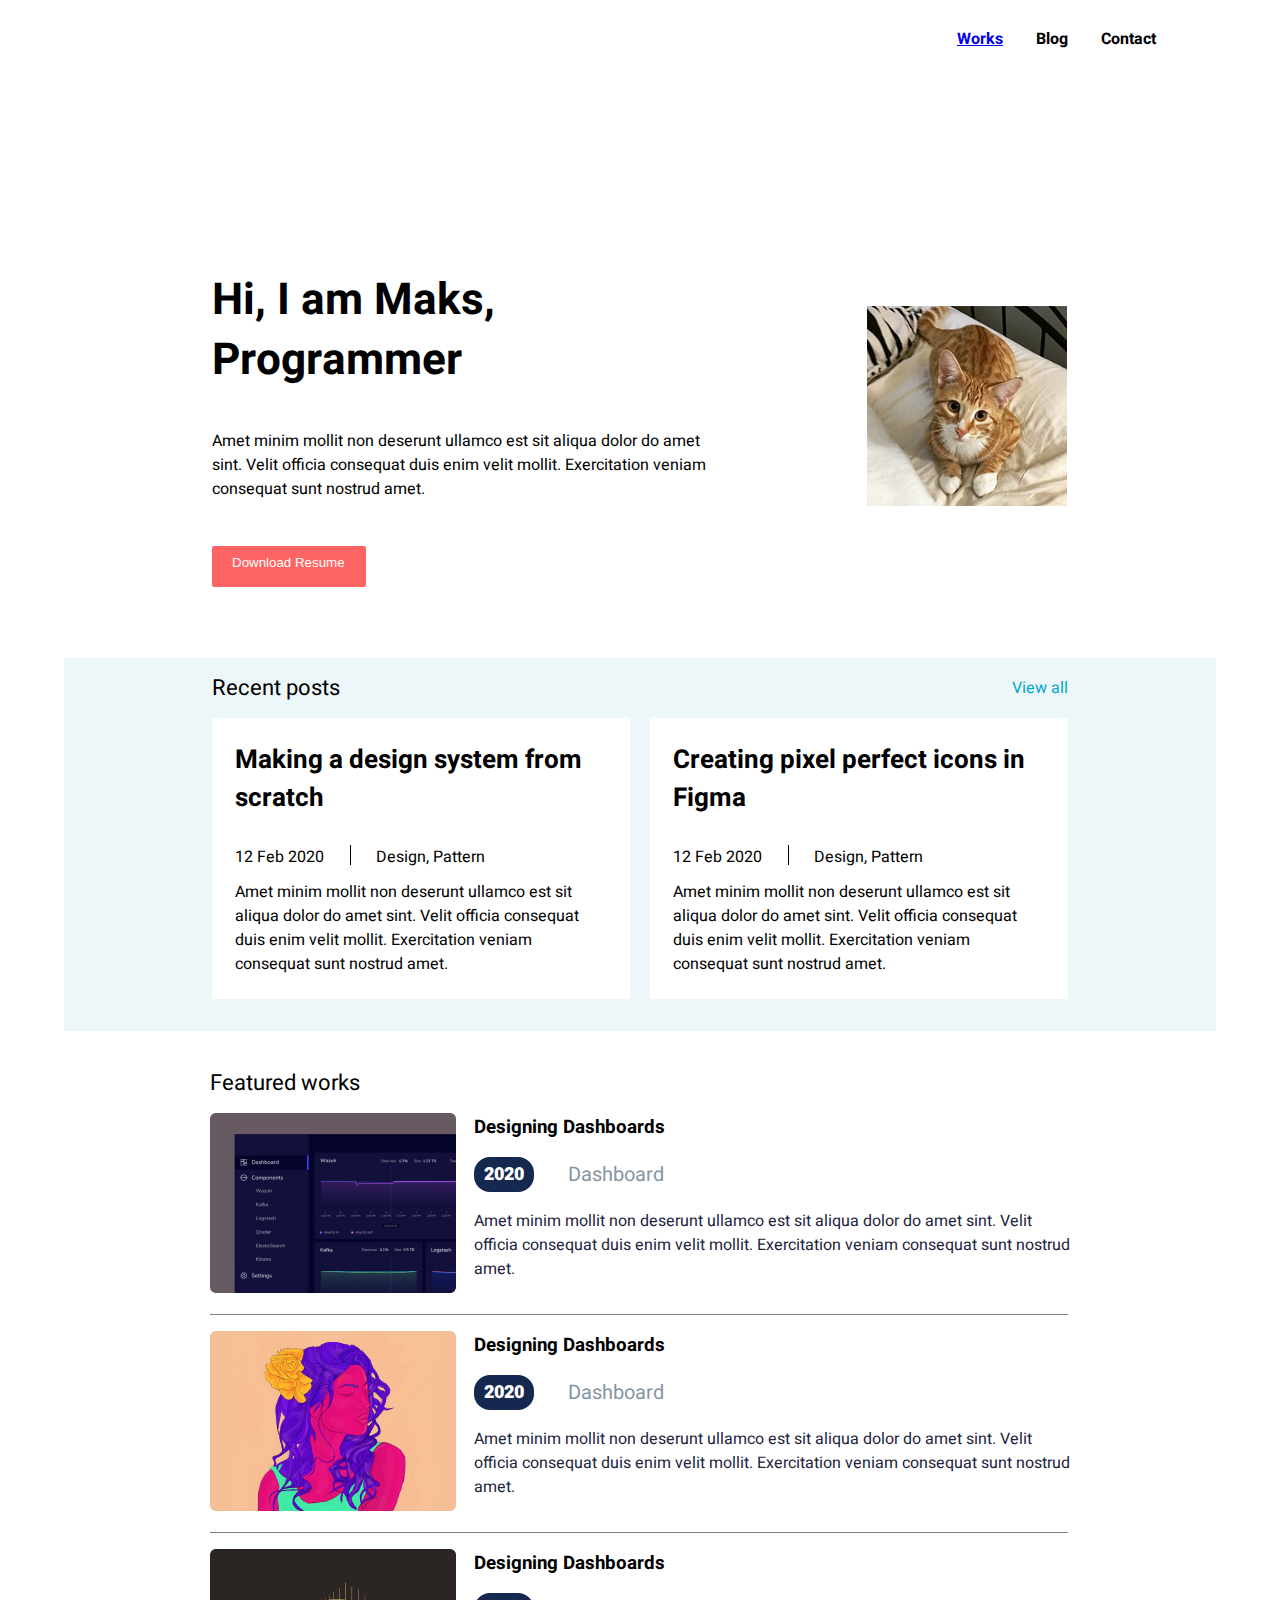
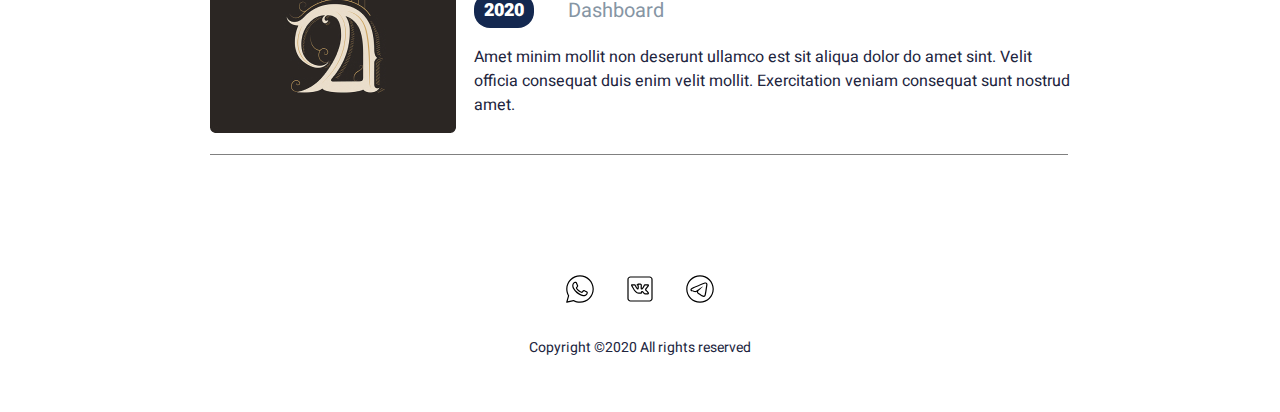
<file: index.html>
<!DOCTYPE html>
<html lang="en">
<head>
    <meta charset="UTF-8">
    <meta http-equiv="X-UA-Compatible" content="IE=edge">
    <meta name="viewport" content="width=device-width, initial-scale=1.0">
    <title>Document</title>
    <link rel="stylesheet" href="./style.css">
    <link rel="stylesheet" href="./script.js">
    <link rel="preconnect" href="https://fonts.googleapis.com">
    <link rel="preconnect" href="https://fonts.gstatic.com" crossorigin>
    <link href="https://fonts.googleapis.com/css2?family=Montserrat:wght@400;500;700&display=swap" rel="stylesheet">
    <link rel="preconnect" href="https://fonts.googleapis.com">
    <link rel="preconnect" href="https://fonts.gstatic.com" crossorigin>
    <link href="https://fonts.googleapis.com/css2?family=Heebo:wght@400;700&family=Montserrat:wght@400;500;700&display=swap" rel="stylesheet">
    <link rel="stylesheet" href="./adaptive.css">
</head>
<body>
    <header>
        <nav>
            <ul>
                <a href="./work.html"><li>Works</li></a>
                <li>Blog</li>
                <li>Contact</li>
            </ul>
        </nav>
    </header>
    <div class="burger__menu">
        <div class="burger">
            <div class="branch"></div>
            <div class="branch"></div>
            <div class="branch"></div>
        </div>
        <ul class="burger__list">
            <a href="">
                <li>works</li>
            </a>
            <a href="">
                <li>blog</li>
            </a>
            <a href="">
                <li>contact</li>
            </a>
        </ul>
    </div>
    <main>
        <section class="about">
            <div class="about__left">
                <h2>Hi, I am Maks, Programmer</h2>
                <p>Amet minim mollit non deserunt ullamco est sit aliqua dolor do amet sint. Velit officia consequat duis enim velit mollit. Exercitation veniam consequat sunt nostrud amet.</p>
                <button>Download Resume</button>
            </div>
            <div class="about__right">
                <img src="./image/cat.jpg" alt="">
            </div>
        </section>
        <section class="recent_posts">
            <div class="recent_posts__top">
                <p>Recent posts</p>
                <p>View all</p>
            </div>
            <div class="recent_posts__two">         
                    <div class="recent_posts_one">
                        <h3>Making a design system from scratch</h3>
                        <div class="recent_posts_middle">
                            <p>12 Feb 2020</p>
                            <p>Design, Pattern</p>
                        </div>
                        <p>Amet minim mollit non deserunt ullamco est sit aliqua dolor do amet sint. Velit officia consequat duis enim velit mollit. Exercitation veniam consequat sunt nostrud amet.</p>
                    </div>
                    <div class="recent_posts_one">
                        <h3>Creating pixel perfect icons in Figma</h3>
                        <div class="recent_posts_middle">
                            <p>12 Feb 2020</p>
                            <p>Design, Pattern</p>
                        </div>
                        <p>Amet minim mollit non deserunt ullamco est sit aliqua dolor do amet sint. Velit officia consequat duis enim velit mollit. Exercitation veniam consequat sunt nostrud amet.</p>
                    </div>
            </div>
        </section>
        <section class="featured_works"> 
            <p>Featured works</p>
            <div class="featured_works__list">
                <div class="featured_works__list-item">
                    <div class="featured_works__left">
                        <img src="./image/Designing Dashboards.jpg" alt="">
                    </div>
                    <div class="featured_works__right">
                        <div class="featured_works_top">
                            <h3>Designing Dashboards</h3>
                        </div>
                        <div class="featured_works_middle"> 
                            <div class="year">2020</div>    
                            <p>Dashboard</p>                 
                        </div>
                        <div class="featured_works_bottom">
                            Amet minim mollit non deserunt ullamco est sit aliqua dolor do amet sint. Velit officia consequat duis enim velit mollit. Exercitation veniam consequat sunt nostrud amet.
                        </div>
                    </div>
                </div>
                <div class="featured_works__list-item">
                    <div class="featured_works__left">
                        <img src="./image/Vibrant Portraits of 2020.jpg" alt="">
                    </div>
                    <div class="featured_works__right">
                        <div class="featured_works_top">
                            <h3>Designing Dashboards</h3>
                        </div>
                        <div class="featured_works_middle"> 
                            <div class="year">2020</div>    
                            <p>Dashboard</p>                 
                        </div>
                        <div class="featured_works_bottom">
                            Amet minim mollit non deserunt ullamco est sit aliqua dolor do amet sint. Velit officia consequat duis enim velit mollit. Exercitation veniam consequat sunt nostrud amet.
                        </div>
                    </div>
                </div>
                <div class="featured_works__list-item">
                    <div class="featured_works__left">
                        <img src="./image/36 Days of Malayalam type.jpg" alt="">
                    </div>
                    <div class="featured_works__right">
                        <div class="featured_works_top">
                            <h3>Designing Dashboards</h3>
                        </div>
                        <div class="featured_works_middle"> 
                            <div class="year">2020</div>    
                            <p>Dashboard</p>                 
                        </div>
                        <div class="featured_works_bottom">
                            Amet minim mollit non deserunt ullamco est sit aliqua dolor do amet sint. Velit officia consequat duis enim velit mollit. Exercitation veniam consequat sunt nostrud amet.
                        </div>
                    </div>
                </div>
            </div>
        </section>
    </main>
    <footer>
        <div class="footer__top">
            <div class="footer__icon"><img src="./image/whatsapp.svg" alt=""></div>
            <div class="footer__icon"><img src="./image/vk.svg" alt=""></div>
            <div class="footer__icon"><img src="./image/telegram.svg" alt=""></div>
        </div>
        <div class="footer__bottom">
            <p>Copyright ©2020 All rights reserved</p>
        </div>
    </footer>
    <script src="./script.js"></script>
</body>
</html>
</file>
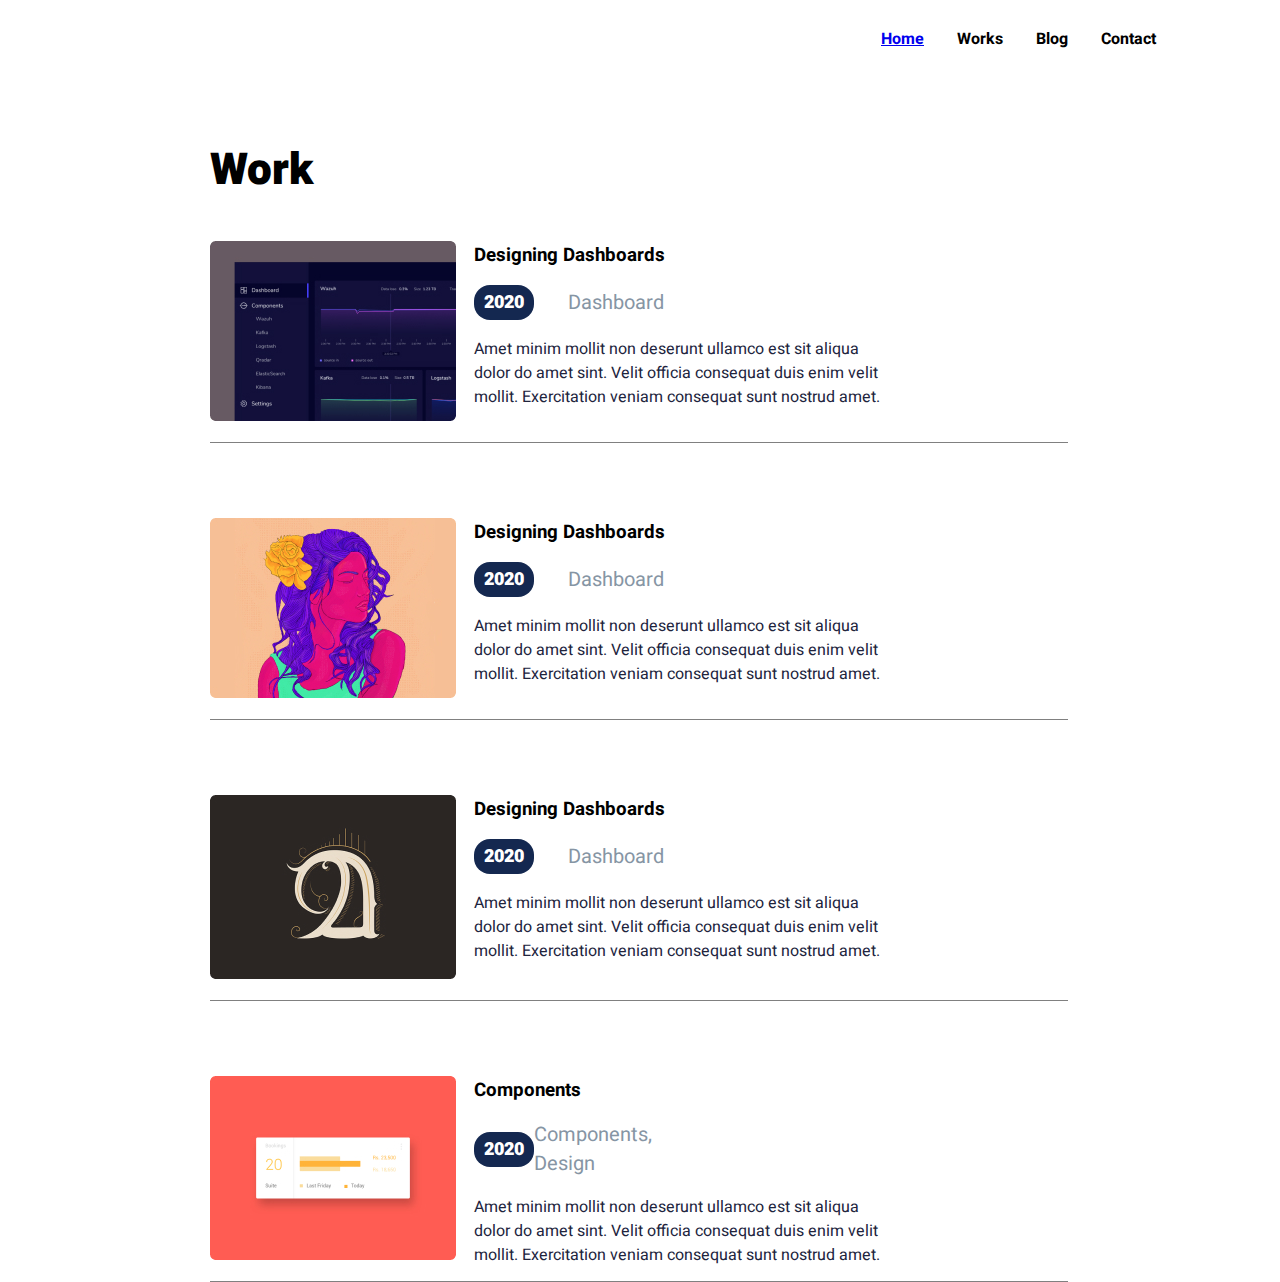
<file: work.html>
<!DOCTYPE html>
<html lang="en">
<head>
    <meta charset="UTF-8">
    <meta name="viewport" content="width=device-width, initial-scale=1.0">
    <title>Document</title>
    <link rel="stylesheet" href="./style.css">
    <link rel="preconnect" href="https://fonts.googleapis.com">
    <link rel="preconnect" href="https://fonts.gstatic.com" crossorigin>
    <link href="https://fonts.googleapis.com/css2?family=Montserrat:wght@400;500;700&display=swap" rel="stylesheet">
    <link rel="preconnect" href="https://fonts.googleapis.com">
    <link rel="preconnect" href="https://fonts.gstatic.com" crossorigin>
    <link href="https://fonts.googleapis.com/css2?family=Heebo:wght@400;700&family=Montserrat:wght@400;500;700&display=swap" rel="stylesheet">
    <link rel="stylesheet" href="./adaptive.css">
</head>
<body>
    <header>
        <nav>
            <ul>
                <a href="./index.html"><li>Home</li></a>
                <li>Works</li>
                <li>Blog</li>
                <li>Contact</li>
            </ul>
        </nav>
    </header>
    <main>
        <section class="featured_works work_posts"> 
            <h4>Work</h4>
            <div class="featured_works__list work_list">
                <div class="featured_works__list-item work_item">
                    <div class="featured_works__left">
                        <img src="./image/Designing Dashboards.jpg" alt="">
                    </div>
                    <div class="featured_works__right">
                        <div class="featured_works_top">
                            <h3>Designing Dashboards</h3>
                        </div>
                        <div class="featured_works_middle"> 
                            <div class="year">2020</div>    
                            <p>Dashboard</p>                 
                        </div>
                        <div class="featured_works_bottom">
                            Amet minim mollit non deserunt ullamco est sit aliqua dolor do amet sint. Velit officia consequat duis enim velit mollit. Exercitation veniam consequat sunt nostrud amet.
                        </div>
                    </div>
                </div>
                <div class="featured_works__list-item work_item">
                    <div class="featured_works__left">
                        <img src="./image/Vibrant Portraits of 2020.jpg" alt="">
                    </div>
                    <div class="featured_works__right">
                        <div class="featured_works_top">
                            <h3>Designing Dashboards</h3>
                        </div>
                        <div class="featured_works_middle"> 
                            <div class="year">2020</div>    
                            <p>Dashboard</p>                 
                        </div>
                        <div class="featured_works_bottom">
                            Amet minim mollit non deserunt ullamco est sit aliqua dolor do amet sint. Velit officia consequat duis enim velit mollit. Exercitation veniam consequat sunt nostrud amet.
                        </div>
                    </div>
                </div>
                <div class="featured_works__list-item work_item">
                    <div class="featured_works__left">
                        <img src="./image/36 Days of Malayalam type.jpg" alt="">
                    </div>
                    <div class="featured_works__right">
                        <div class="featured_works_top">
                            <h3>Designing Dashboards</h3>
                        </div>
                        <div class="featured_works_middle"> 
                            <div class="year">2020</div>    
                            <p>Dashboard</p>                 
                        </div>
                        <div class="featured_works_bottom">
                            Amet minim mollit non deserunt ullamco est sit aliqua dolor do amet sint. Velit officia consequat duis enim velit mollit. Exercitation veniam consequat sunt nostrud amet.
                        </div>
                    </div>
                </div>
                <div class="featured_works__list-item work_item">
                    <div class="featured_works__left">
                        <img src="./image/components.jpg" alt="">
                    </div>
                    <div class="featured_works__right">
                        <div class="featured_works_top">
                            <h3>Components</h3>
                        </div>
                        <div class="featured_works_middle"> 
                            <div class="year">2020</div>    
                            <p>Components, Design</p>                 
                        </div>
                        <div class="featured_works_bottom">
                            Amet minim mollit non deserunt ullamco est sit aliqua dolor do amet sint. Velit officia consequat duis enim velit mollit. Exercitation veniam consequat sunt nostrud amet.
                        </div>
                    </div>
                </div>
            </div>
        </section>
    </main>
</body>
</html>
</file>
<file: style.css>
body {
    margin: 0;
    max-width: 1152px;
    margin: 0 auto;
    font-family: 'Montserrat', sans-serif;
    font-family: Heebo;
    
}

* {
    margin: 0;
    padding: 0;
}

.nav ul li {
    font-weight: 500;
    font-size: 20px;
    line-height: 29px;
}

ul {
    padding-top: 27px;
    list-style: none;
    display: flex;
    justify-content: end;
    gap: 33px;
    padding-right: 60px;
    font-weight: bold;
}

.about {
    display: flex;
    justify-content: space-between;
    align-items: center;
    margin-top: 180px;
    padding-left: 148px;
    padding-right: 149px;
}

.about__right img {
    max-height: 200px;
}

.about__left h2 {
    font-weight: 700;
    font-size: 44px;
    line-height: 60px;
    max-width: 506px;
    margin-top: 40px;
}

.about__left p {
    font-weight: 400;
    font-size: 16px;
    line-height: 24px;
    max-width: 500px;
    margin-top: 38px;
}

.about__left button {
    color: #FFFFFF;
    background-color: #FF6464;
    border-radius: 2px;
    border: none;
    padding: 9px 21px 17px 20px;
    margin-top: 45px;
}

.recent_posts {
    margin-top: 71px;
    background-color: #EDF7FA;
    padding: 0 148px 32px 148px;
}

.recent_posts__top {
    display: flex;
    justify-content: space-between;
    align-items: center;
}

.recent_posts__top p:nth-child(1) {
    font-size: 22px;
    line-height: 60px;
}

.recent_posts__top p:nth-child(2) {
    font-family: Heebo;
    font-size: 16px;
    color: #00A8CC;
}

.recent_posts_one h3 {
    font-family: Heebo;
    font-size: 26px;
    font-weight: 700;
}

.recent_posts_one {
    background-color: white;
    font-family: Heebo;
    padding: 23px;
}

.recent_posts_one:last-child {
    margin-left: 20px;
}

.recent_posts_middle {
    position: relative;
    margin-top: 17px;
    display: flex;
    justify-content: space-between;
    font-size: 18px;
    max-width: 250px;
}

.recent_posts_middle::after {
    content: "";
    position: absolute;
    background-color: black;
    height: 20px;
    width: 1px;
    top: 11px;
    left: 115px;
}

.recent_posts_one p {
    font-size: 16px;
    color: black;
    margin-top: 11px;
}

.recent_posts__two {
    display: flex;
    justify-content: space-between;
}

.featured_works__list-item {
    position: relative;
    display: flex;
}

.featured_works {
    padding: 0 146px 0 146px;
    margin-top: 22px;
}

.featured_works p:nth-child(1) {
    font-size: 22px;
    line-height: 60px;
    margin-top: 15px;
}

.featured_works__right {
    margin-left: 18px;
}

.featured_works_middle {
    margin-top: 16px;
    display: flex;
    justify-content: space-between;
    align-items: center;
    width: 190px;
}

.featured_works_middle .year {
    padding: 4px 10px;
    color: white;
    background-color: #142850;
    border-radius: 16px;
    font-size: 18px;
    font-weight: 900;
}

.featured_works_middle p {
    font-size: 20px;
    color: #8695A4;
}

.featured_works_bottom {
    font-size: 16px;
    color: #21243D;
    margin-top: 17px;
}

.featured_works__list-item::before {
    content: "";
    position: absolute;
    width: 858px;
    height: 1px;
    background-color: gray;
    bottom: -15px;
    left: 0;
}

.featured_works__list-item:nth-child(2) {
    margin: 31px 0;
}

.featured_works__list-item:nth-child(4) {
    margin-top: 31px;
}

.burger__menu {
    position: relative;
}

.burger {
    display: none;
    position: fixed;
    cursor: pointer;
    z-index: 999;
    right: 0;
}

.burger__list {
    display: none;
    position: absolute;
    justify-content: center;
    background-color: white;
    width: 100%;
}

.show {
    display: flex;
}

footer {
    margin-top: 134px;
    margin-bottom: 54px;
}

.footer__top {
    display: flex;
    justify-content: space-between;
    align-items: center;
    max-width: 150px;
    margin: 0 auto;
}

.footer__bottom p {
    color: var(--dark, #21243D);
    font-family: Heebo;
    font-size: 14px;
    font-style: normal;
    font-weight: 400;
    line-height: normal;
    text-align: center;
    margin-top: 26px;
}

.footer__icon img {
    width: 30px;
}


.featured_works h4 {
    font-size: 44px;
    font-weight: 900;
    line-height: 60px;
}

.work_posts {
    margin-top: 90px;
}

.work_list {
    margin-top: 40px;
}

.work_item:nth-child(2), .work_item:nth-child(3), .work_item:nth-child(4) {
    margin-top: 90px;
}

.work_item .featured_works_bottom {
    width: 420px;
}
</file>
<file: adaptive.css>
@media(max-width: 1024px) {

    .about {
        margin-top: 80px;
        padding-left: 70px;
    }

    .recent_posts {
        padding: 0 70px 16px 70px;
    }
    
    .featured_works {
        padding: 0 70px 0 70px;
    }
}

@media(max-width: 768px) {
    .featured_works__list-item::before {
        width: 600px;
    }
}

@media(max-width: 376px) {
    header nav {
        display: none;
    } 

    .burger {
        display: block;
        position: fixed;
        right: 0;
        margin-top: 20px;
        margin-right: 18px;
    }
    
    .branch {
        height: 2px;
        background-color: black;
        width: 30px;
    }
    
    .burger .branch:nth-child(2) {
        margin: 7px 0;
    }

    .about {
        margin-top: 0;
        flex-direction: column-reverse;
        padding: 85px 24px 40px 24px;
        text-align: center;
    }

    .about__left h2 {
        font-size: 32px;
        line-height: 40px;
    }

    .recent_posts {
        padding: 10px 10px 41px 10px;
    }

    .recent_posts__two {
        flex-direction: column;
        align-items: center;
    }

    .recent_posts__top p:nth-child(2) {
        display: none;
    }

    .recent_posts__top {
        display: block;
        font-size: 18px;
        text-align: center;
    }

    .recent_posts__top p:nth-child(1) {
        font-size: 18px;
        margin-bottom: 10px;
    }

    .recent_posts_one:last-child {
        margin-left: 0;
        margin-top: 17px;
    }

    .recent_posts_one h3 {
        font-size: 22px;
        line-height: normal;
    }

    .recent_posts_middle {
        margin-top: 12px;
    }

    .recent_posts_middle p {
        margin-top: 0;
    }

    .recent_posts_middle::after {
        top: 0;
    }

    .recent_posts_one {
        padding: 12px 8px 22px 19px;
    }

    .featured_works p:nth-child(1) {
        line-height: 0;
        padding-bottom: 34px;
        padding-top: 24px;
    }

    .featured_works__list-item:nth-child(1) {
        flex-direction: column;
    }

    .featured_works__right {
        margin-left: 0;
    }

    .featured_works__list-item:nth-child(2) {
        display: none;
    }

    .featured_works__list-item:nth-child(3) {
        display: none;
    }

    .featured_works {
        padding: 0 18px 0 18px;
    }

    .featured_works p:nth-child(1) {
        text-align: center;
        font-size: 18px;
    }

    .featured_works__left img {
        width: 339px;
    }

    .featured_works_top h3 {
        font-size: 24px;
    }

    .featured_works_middle {
        width: 162px;
        margin-bottom: 25px;
    }

    .featured_works_middle .year {
        padding: 0 12px;
        font-size: 16px;
    }

    .featured_works_middle p {
        font-size: 16px;
    }

    .featured_works__list-item::before {
        width: 339px;
        flex-shrink: 0;
        stroke-width: 1px;
        background-color: #E0E0E0;
        stroke: var(--gray-5);
    }

    footer {
        margin-top: 218px;
    }

    

}
</file>
